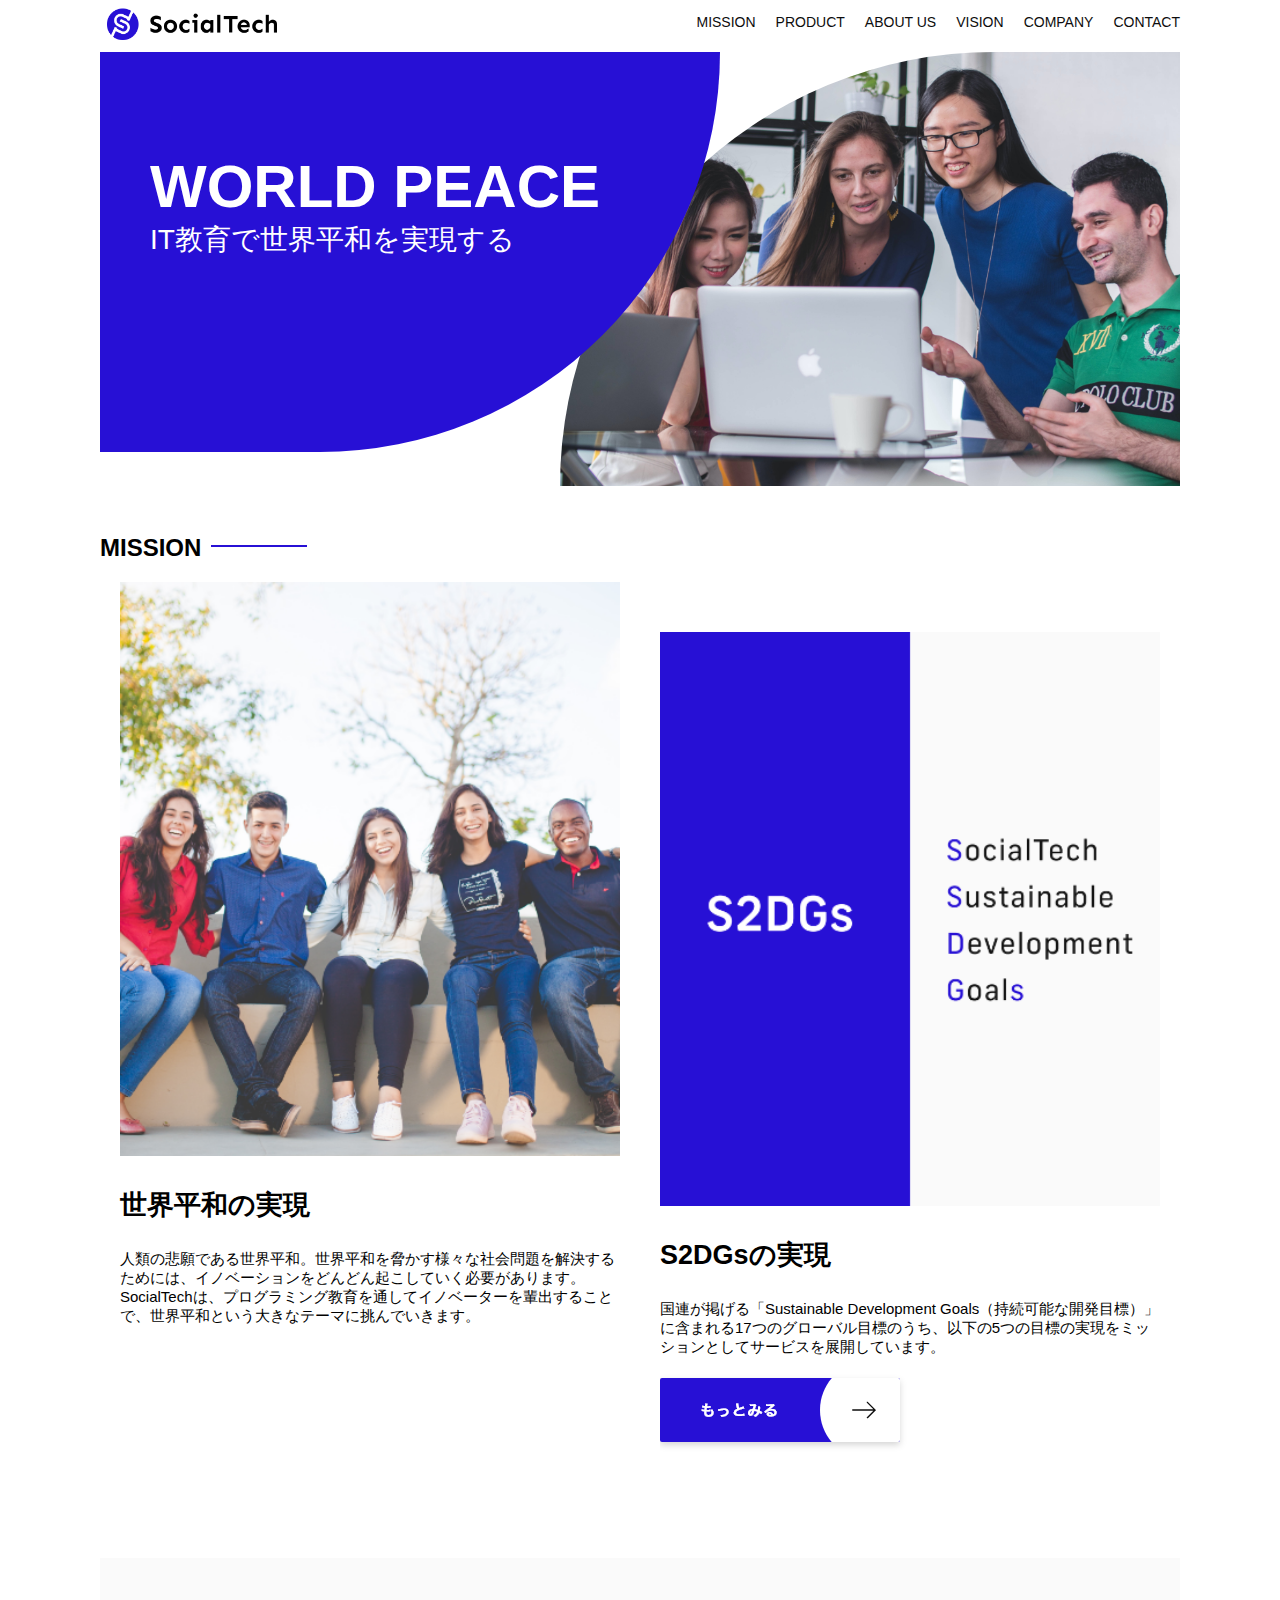
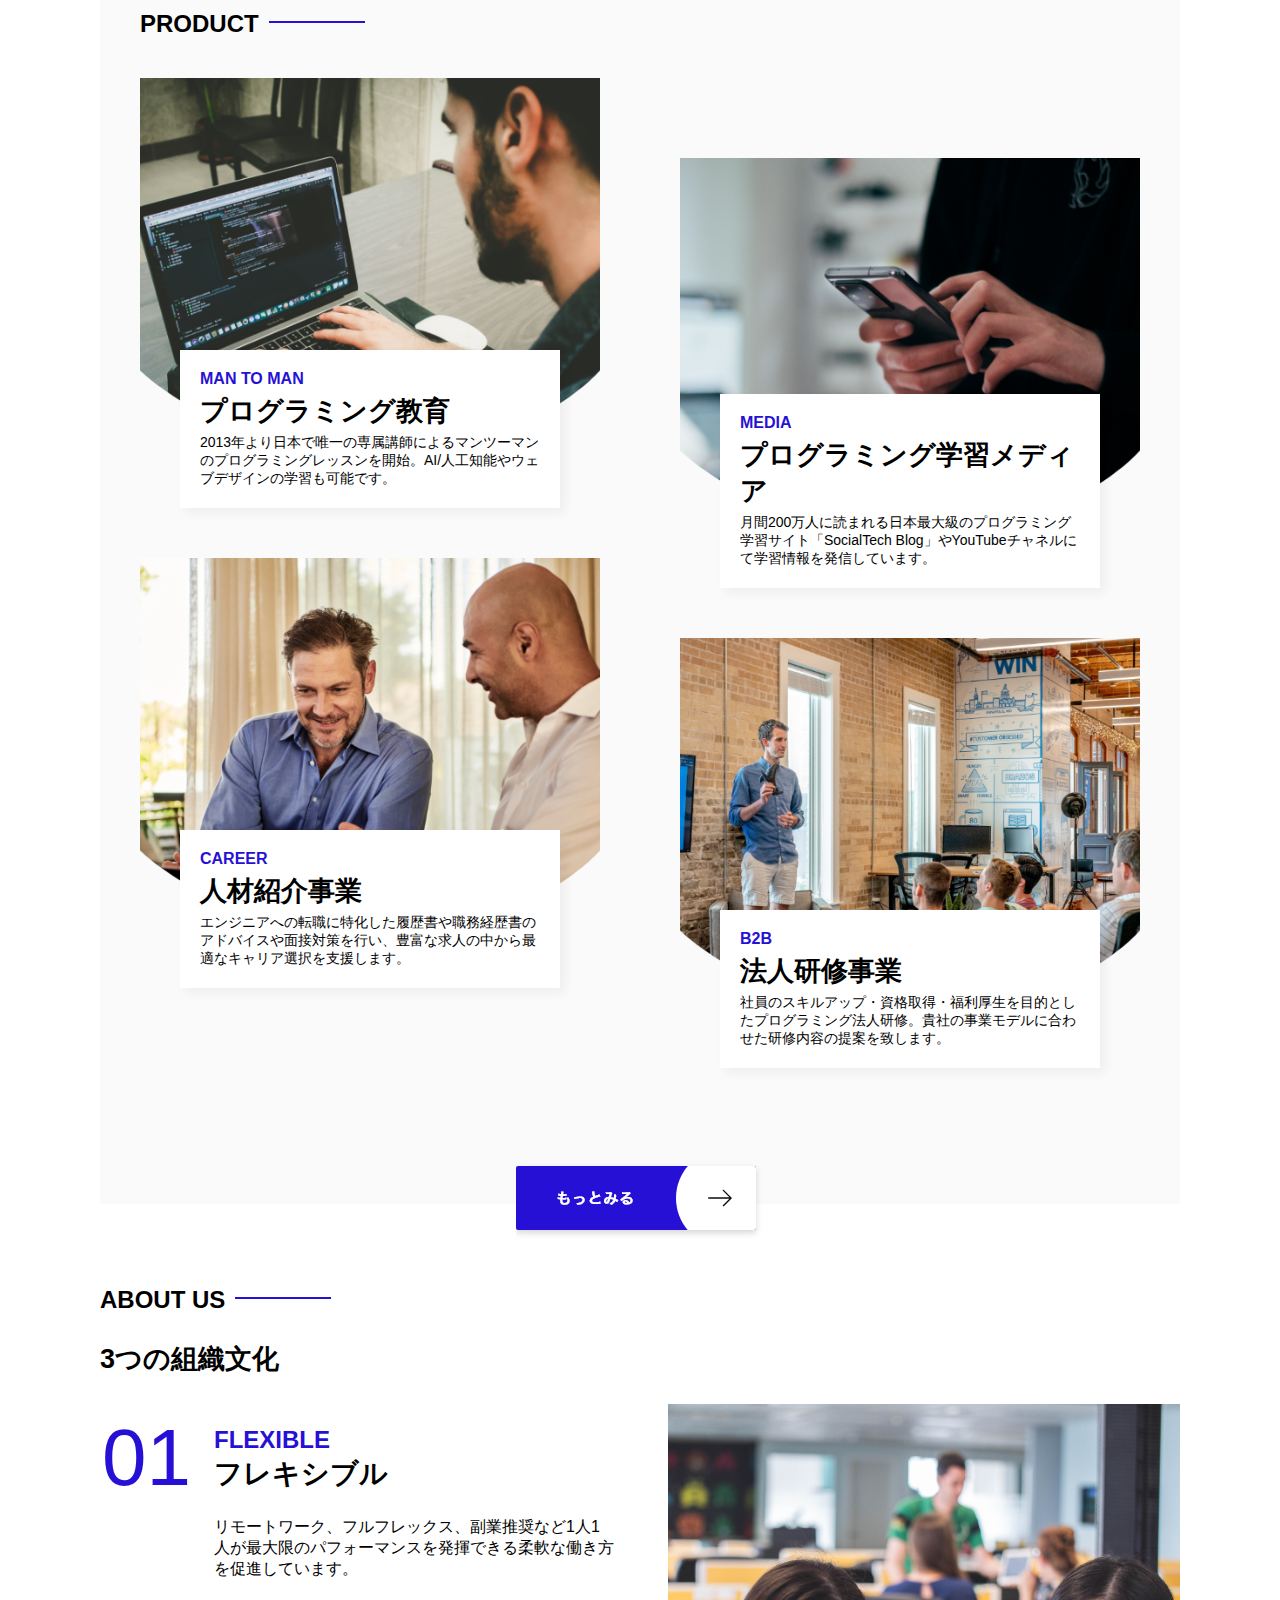
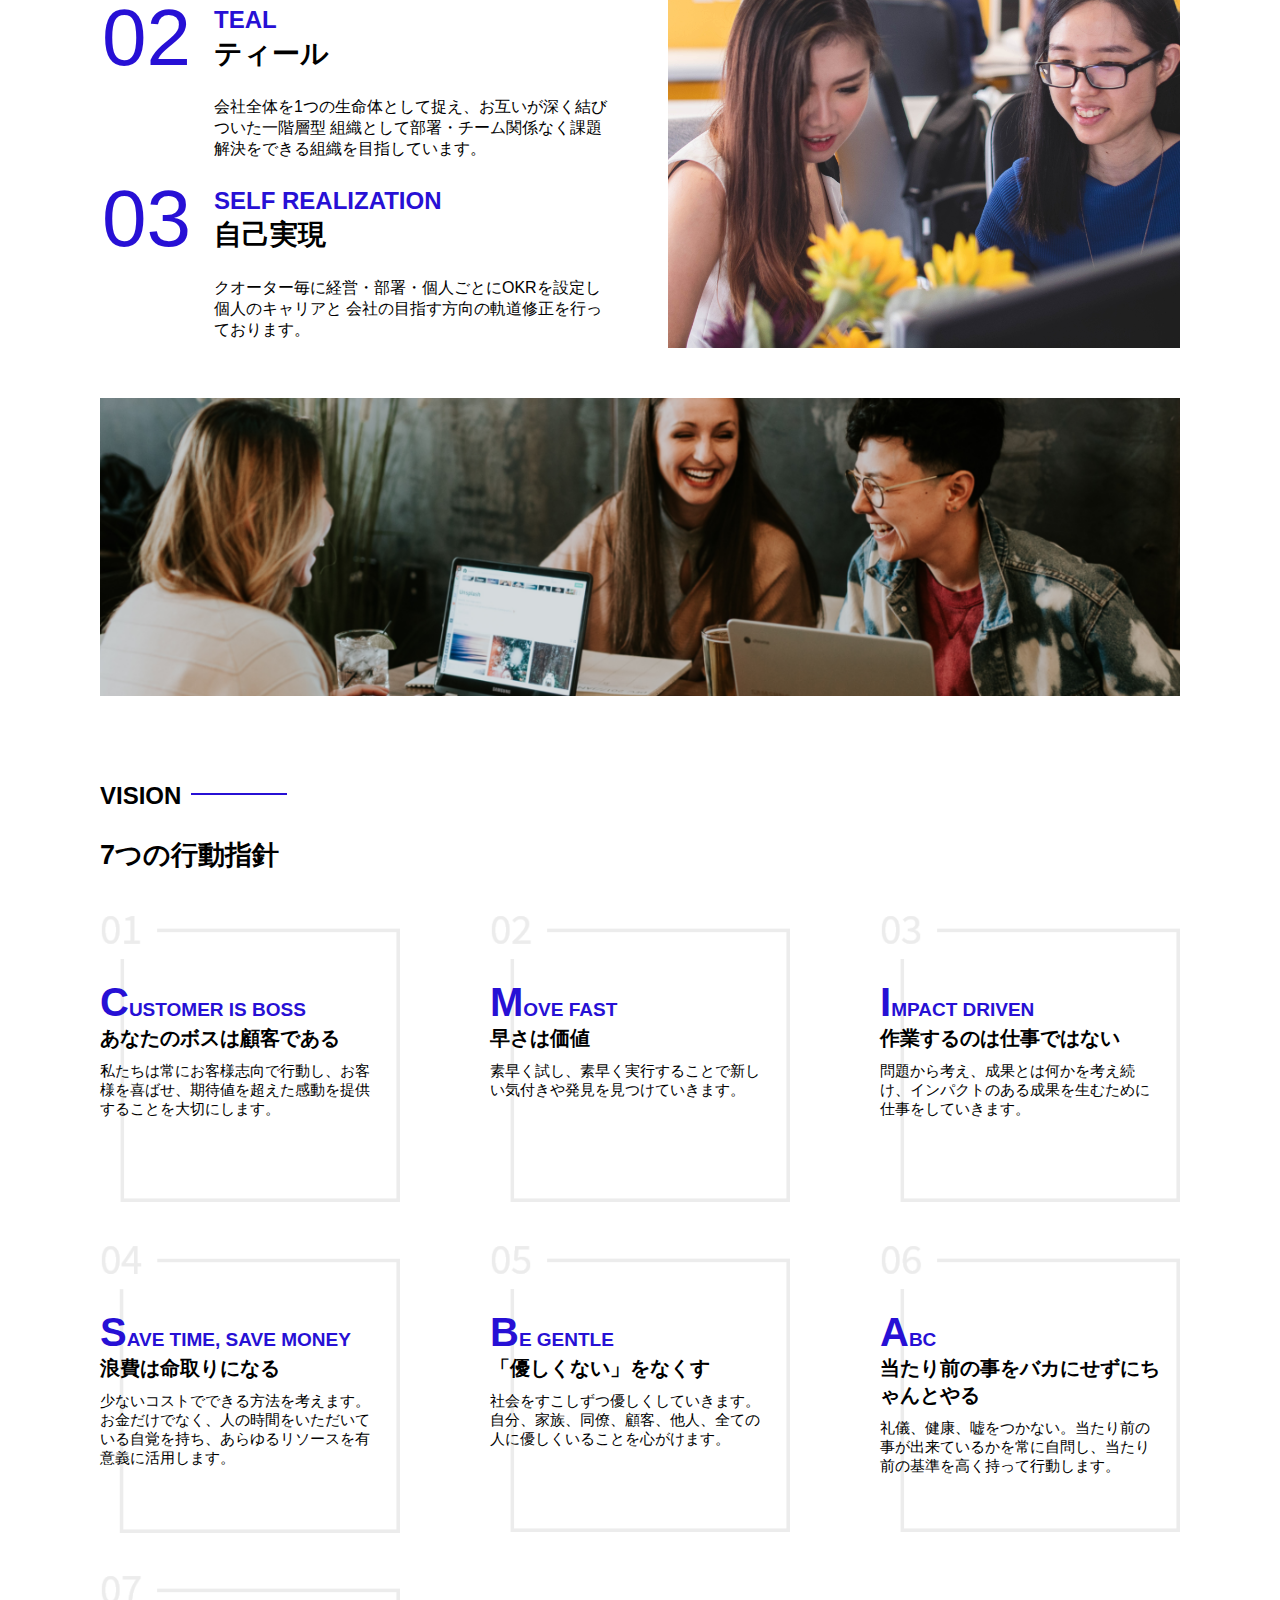
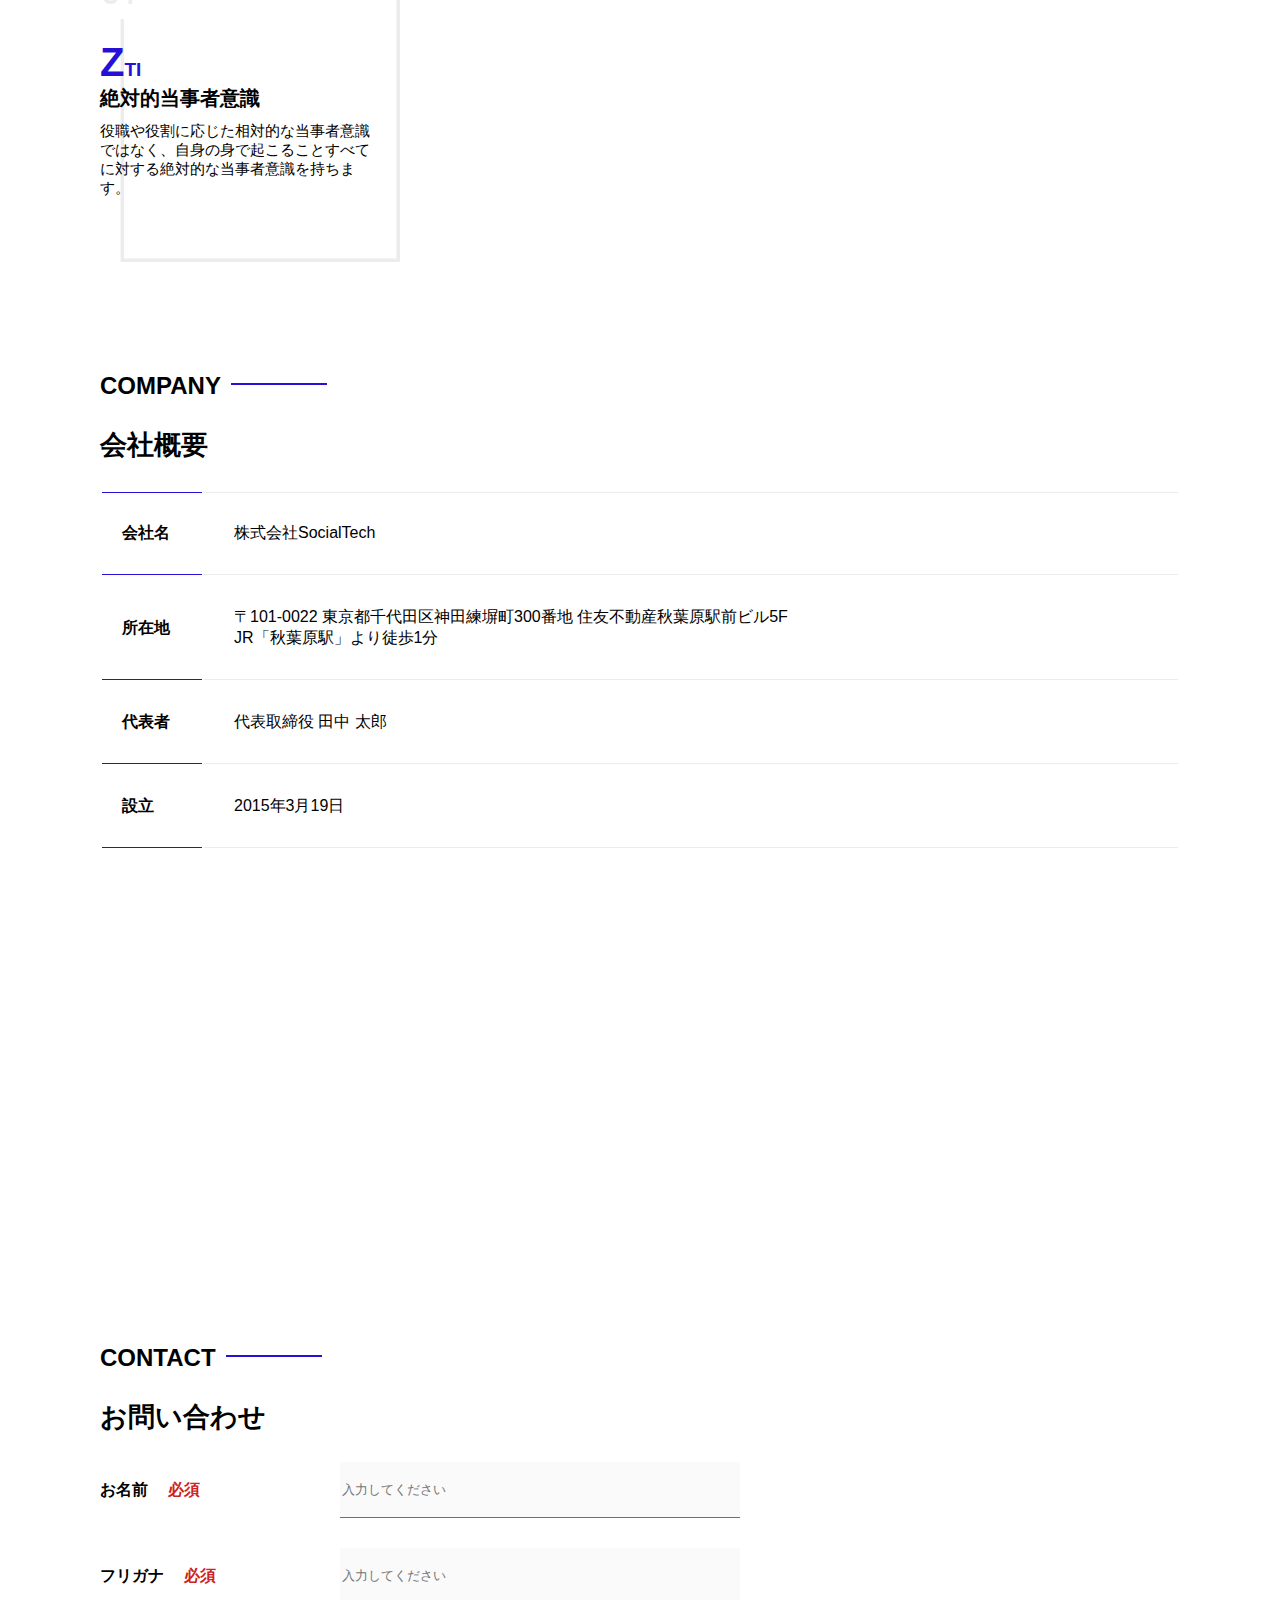
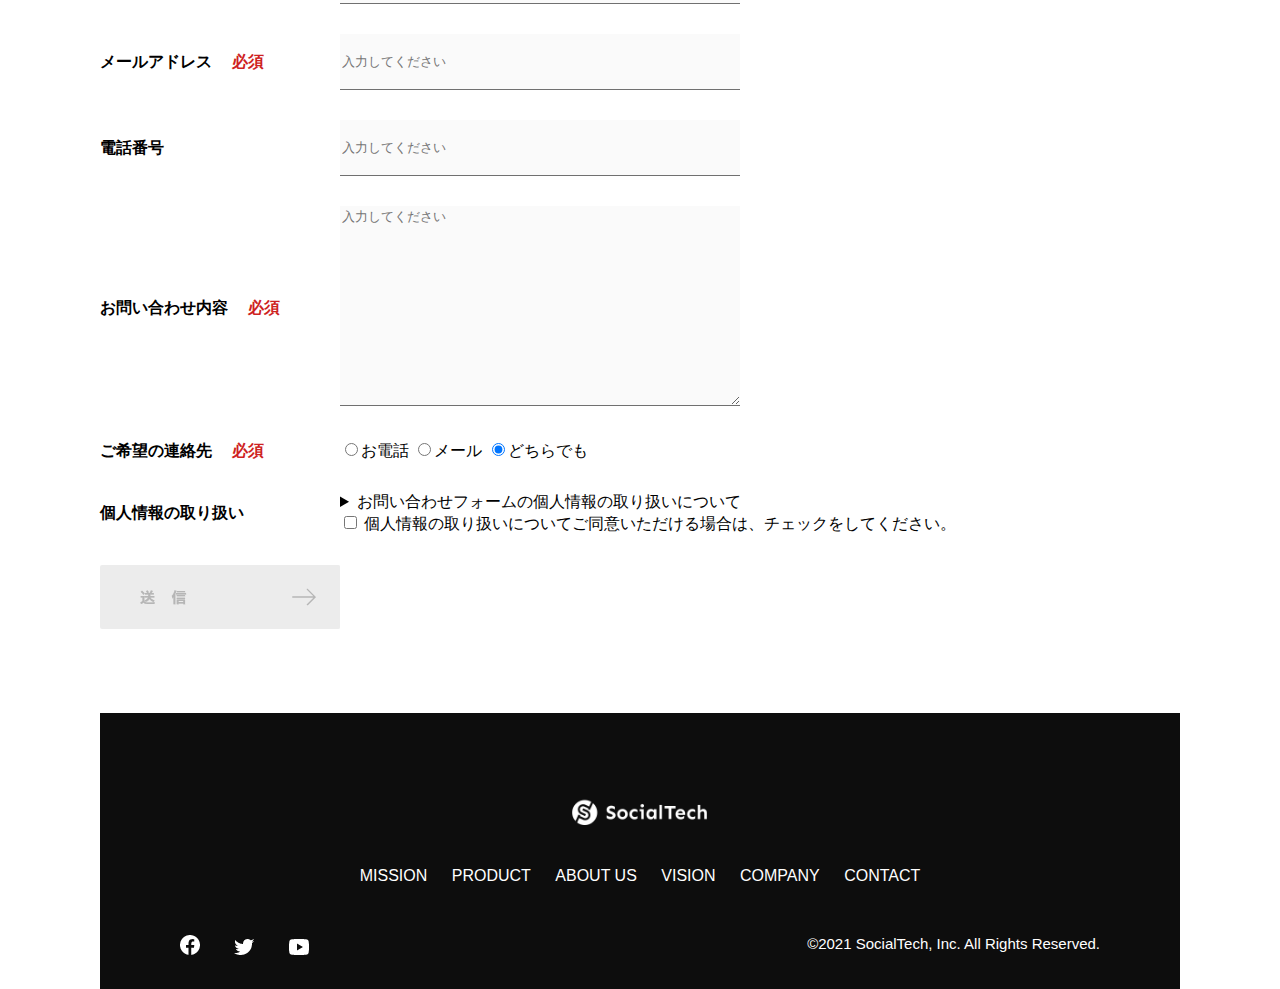
<file: index.html>
<!DOCTYPE html>
<html>
<head>
  <title>SocialTech</title>
  <meta charset="UTF-8">
  <meta name="description" content="SocialTechはEdTech業界のリーディングカンパニーを目指します。">
  <meta name="viewport" content="width=device-width, initial-scale=1.0">
  <link rel="stylesheet" href="style.css">
</head>
<body>
  <!--ヘッダー-->

  <header>
    <!--ロゴ-->
    <a href="index.html" id="logo"> <img src="images/logo.png" alt="トップページに戻る"></a>

    <!--PC用ナビゲーション-->
    <nav id="nav-pc">
      <ul>
        <li><a href="mission.html">MISSION</a></li>
        <li><a href="product.html">PRODUCT</a></li>
        <li><a href="index.html#aboutus">ABOUT US</a></li>
        <li><a href="index.html#vision">VISION</a></li>
        <li><a href="index.html#company">COMPANY</a></li>
        <li><a href="index.html#contact">CONTACT</a></li>
      </ul>
    </nav>
    <!--スマホ用メニューボタン-->
    <button id="menu-sp" onclick="document.getElementById('nav-sp').style.display = 'block'">
      <img src="images/button-menu.png" alt="ナビゲーションを開く">
    </button>
    <!--スマホ用ナビゲーション-->
    <div id="nav-sp">
      <button id="close" onclick="document.getElementById('nav-sp').style.display = 'none'">
        <img src="images/button-close.png" alt="ナビゲーションを閉じる">
      </button>

      <nav>
        <ul>
          <li>
            <a id="logo-sp" href="index.html" onclick="document.getElementById('nav-sp').style.display = 'none' "><img src="images/logo-sp.png" alt="トップページに戻る"></a>
          </li>
          <li><a class="menu" href="mission.html" onclick="document.getElementById('nav-sp').style.display = 'none'">MISSION</a></li>
          <li><a class="menu" href="product.html" onclick="document.getElementById('nav-sp').style.display = 'none'">PRODUCT</a></li>
          <li><a class="menu" href="index.html#aboutus" onclick="document.getElementById('nav-sp').style.display = 'none'">ABOUT US</a></li>
          <li><a class="menu" href="index.html#vision" onclick="document.getElementById('nav-sp').style.display = 'none'">VISION</a></li>
          <li><a class="menu" href="index.html#company" onclick="document.getElementById('nav-sp').style.display = 'none'">COMPANY</a></li>
          <li><a class="menu" href="index.html#contact" onclick="document.getElementById('nav-sp').style.display = 'none'">CONTACT</a></li>
        </ul>
      </nav>
      <div id="sns">
        <a href="https://www.facebook.com/sejuku2013">
          <img src="images/button-facebook.png" alt="Facebookのリンク">
        </a>
        <a href="https://twitter.com/samuraijuku">
          <img src="images/button-twitter.png" alt="Twitterのリンク">
        </a>
        <a href="https://www.youtube.com/channel/UCCFOQO5aDK0xXam4cUQXT8g">
          <img src="images/button-youtube.png" alt="YouTubeのリンク">
        </a>
      </div>
    </div>
  </header>
  <main>
    <article>
      <!--メインビジュアル-->
      <section id="main-visual">
        <div id="main-message">
          <h1>WORLD PEACE</h1>
          <p>IT教育で世界平和を実現する</p>
        </div>
        <img src="images/index/index-main.png" alt="PCの周りに集まる多国籍の仲間たち">
      </section>
      <!--ミッション-->
      <section id="mission">
        <h2 class="index-h2">MISSION</h2>
        <div id="mission-flex">
          <div>
            <img id="mission-photo" src="images/index/index-mission.png" alt="屋外のベンチで写真を撮影する多国籍の仲間たち">
            <h3>世界平和の実現</h3>
            <p>
              人類の悲願である世界平和。世界平和を脅かす様々な社会問題を解決するためには、イノベーションをどんどん起こしていく必要があります。SocialTechは、プログラミング教育を通してイノベーターを輩出することで、世界平和という大きなテーマに挑んでいきます。
            </p>
          </div>
          <div>
            <img id="s2dgs" src="images/index/s2dgs.png" alt="S2DGs">
            <h3>S2DGsの実現</h3>
            <p>国連が掲げる「Sustainable Development Goals（持続可能な開発目標）」に含まれる17つのグローバル目標のうち、以下の5つの目標の実現をミッションとしてサービスを展開しています。</p>
            <a href="mission.html">
              <img src="images/button-more.png" alt="もっとみる">
            </a>
          </div>
        </div>
      </section>
      <!-- プロダクト -->
      <section id="product">
        <h2 class="index-h2">PRODUCT</h2>
         <div class="product-flex">
          <div id="product-left">
            <div>
              <img class="product-photo" src="images/index/index-mantoman.png" alt="PCでコードを書く男性">
              <div class="product-explain">
                <span>MAN TO MAN</span>
                <h3>プログラミング教育</h3>
                <p>2013年より日本で唯一の専属講師によるマンツーマンのプログラミングレッスンを開始。AI/人工知能やウェブデザインの学習も可能です。</p>
              </div>
            </div>
            <div>
              <img class="product-photo" src="images/index/index-career.png" alt="笑顔で話し合う2人の男性">
              <div class="product-explain">
                <span>CAREER</span>
                <h3>人材紹介事業</h3>
                <p>エンジニアへの転職に特化した履歴書や職務経歴書のアドバイスや面接対策を行い、豊富な求人の中から最適なキャリア選択を支援します。</p>
              </div>
            </div>
          </div>
          <div id="product-right">
            <div>
              <img class="product-photo" src="images/index/index-media.png" alt="スマートフォンを操作する人">
              <div class="product-explain">
                <span>MEDIA</span>
                <h3>プログラミング学習メディア</h3>
                <p>月間200万人に読まれる日本最大級のプログラミング学習サイト「SocialTech Blog」やYouTubeチャネルにて学習情報を発信しています。</p>
              </div>
            </div>
            <div>
              <img class="product-photo" src="images/index/index-b2b.png" alt="講演中の男性とそれを聴く人々">
              <div class="product-explain">
                <span>B2B</span>
                <h3>法人研修事業</h3>
                <p>社員のスキルアップ・資格取得・福利厚生を目的としたプログラミング法人研修。貴社の事業モデルに合わせた研修内容の提案を致します。</p>
              </div>
            </div>
          </div>
        </div>
        <div id="product-more">
          <a href="product.html">
            <img src="images/button-more.png" alt="もっとみる">
          </a>
          </div>
         </div>
       </section>
       <!--ABOUT US-->
       <section id="aboutus">
        <h2 class="index-h2">ABOUT US</h2>
        <h3>3つの組織文化</h3>
        <div>
          <table class="culture-table">
            <tr>
              <td class="culture-num">01</td>
              <th><span class="culture-en">FLEXIBLE</span><br>フレキシブル</th>
            </tr>
            <tr>
              <td>
                <!--空のセル-->
              </td>
              <td class="culture-description">リモートワーク、フルフレックス、副業推奨など1人1人が最大限のパフォーマンスを発揮できる柔軟な働き方を促進しています。</td>
            </tr>
            <tr>
              <td class="culture-num">02</td>
              <th><span class="culture-en">TEAL</span><br>ティール</th>
            </tr>
            <tr>
              <td>
                <!-- 空のセル-->
              </td>
              <td class="culture-description">会社全体を1つの生命体として捉え、お互いが深く結びついた一階層型 組織として部署・チーム関係なく課題解決をできる組織を目指しています。</td>
            </tr>
            <tr>
              <td class="culture-num">03</td>
              <th><span class="culture-en">SELF REALIZATION</span><br>自己実現</th>
            </tr>
            <tr>
              <td>
                <!--空のセル-->
              </td>
              <td class="culture-description">クオーター毎に経営・部署・個人ごとにOKRを設定し個人のキャリアと 会社の目指す方向の軌道修正を行っております。</td>
            </tr>
          </table>
          <img class="culture-img" src="images/index/index-aboutus1.png" alt="笑顔で話し合う2人女性">
        </div>
        <img class="culture-img2" src="images/index/index-aboutus2.png" alt="笑顔で話し合う3人の男女">
      </section>
    <!--VISION-->
    <section id="vision">
      <h2 class="index-h2">VISION</h2>
      <h3>7つの行動指針</h3>
      <div>
        <div class="vision-box">
          <img src="images/index/vision-01.png" alt="01">
          <div>
            <h4>CUSTOMER IS BOSS</h4>
            <h5>あなたのボスは顧客である</h5>
            <p>私たちは常にお客様志向で行動し、お客様を喜ばせ、期待値を超えた感動を提供することを大切にします。</p>
          </div>
        </div>
        <div class="vision-box">
          <img src="images/index/vision-02.png" alt="02">
          <div>
            <h4>MOVE FAST</h4>
            <h5>早さは価値</h5>
            <p>素早く試し、素早く実行することで新しい気付きや発見を見つけていきます。</p>
          </div>
        </div>
        <div class="vision-box">
          <img src="images/index/vision-03.png" alt="03">
          <div>
            <h4>IMPACT DRIVEN</h4>
            <h5>作業するのは仕事ではない</h5>
            <p>問題から考え、成果とは何かを考え続け、インパクトのある成果を生むために仕事をしていきます。</p>
          </div>
        </div>
        <div class="vision-box">
          <img src="images/index//vision-04.png" alt="04">
          <div>
            <h4>SAVE TIME, SAVE MONEY</h4>
            <h5>浪費は命取りになる</h5>
            <p>少ないコストでできる方法を考えます。お金だけでなく、人の時間をいただいている自覚を持ち、あらゆるリソースを有意義に活用します。</p>
          </div>
        </div>  
        <div class="vision-box">
          <img src="images/index/vision-05.png" alt="05">
          <div>
            <h4>BE GENTLE</h4>
            <h5>「優しくない」をなくす</h5>
            <p>社会をすこしずつ優しくしていきます。自分、家族、同僚、顧客、他人、全ての人に優しくいることを心がけます。</p>
          </div>
        </div>
        <div class="vision-box">
          <img src="images/index/vision-06.png" alt="06">
          <div>
            <h4>ABC</h4>
            <h5>当たり前の事をバカにせずにちゃんとやる</h5>
            <p>礼儀、健康、嘘をつかない。当たり前の事が出来ているかを常に自問し、当たり前の基準を高く持って行動します。</p>
          </div>
        </div>
        <div class="vision-box">
          <img src="images/index/vision-07.png" alt="07">
          <div>
            <h4>ZTI</h4>
            <h5>絶対的当事者意識</h5>
            <p>役職や役割に応じた相対的な当事者意識ではなく、自身の身で起こることすべてに対する絶対的な当事者意識を持ちます。</p>
          </div>
        </div>
      </div>
    </section>
  <!--COMPANY-->
  <section id="company">
    <h2 class="index-h2">COMPANY</h2>
    <h3>会社概要</h3>
     <table id="company-table">
      <tr>
        <th class="tableheader tableheader-first">会社名</th>
        <td class="cell cell-first">株式会社SocialTech</td>
      </tr>
      <tr>
        <th class="tableheader">所在地</th>
        <td class="cell">〒101-0022 東京都千代田区神田練塀町300番地 住友不動産秋葉原駅前ビル5F<br>JR「秋葉原駅」より徒歩1分</td>
      </tr>
      <tr>
        <th class="tableheader">代表者</th>
        <td class="cell">代表取締役 田中 太郎</td>
      </tr>
      <tr>
        <th class="tableheader">設立</th>
        <td class="cell">2015年3月19日</td>
      </tr>
     </table>
     <iframe 
     src="https://www.google.com/maps/embed?pb=!1m18!1m12!1m3!1d3240.0688551336807!2d139.7720776771055!3d35.69992317258124!2m3!1f0!2f0!3f0!3m2!1i1024!2i768!4f13.1!3m3!1m2!1s0x60188fee13660e23%3A0x77137876edf742ac!2z5L2P5Y-L5LiN5YuV55Sj56eL6JGJ5Y6f6aeF5YmN44OT44Or!5e0!3m2!1sja!2sjp!4v1704858013291!5m2!1sja!2sjp" 
     style="border: 0" allowfullscreen="" loading="lazy">
     </iframe>   
  </section>
  <!--お問い合わせフォーム-->
  <section id="contact">
    <h2 class="index-h2">CONTACT</h2>
    <h3>お問い合わせ</h3>
    <form>
      <div>
        <div class="contact-heading">
          <label class="contact-label">お名前<span class="contact-span">必須</span></label>
        </div>
        <div>
          <input type="text" name="name" placeholder="入力してください" class="contact-textbox">
        </div>
      </div>
      <div>
        <div class="contact-heading">
          <label class="contact-label">フリガナ<span class="contact-span">必須</span></label>
        </div>
        <div>
          <input type="text" name="hurigana" placeholder="入力してください" class="contact-textbox">
        </div>
      </div>
      <div>
        <div class="contact-heading">
          <label class="contact-label">メールアドレス<span class="contact-span">必須</span></label>
        </div>
        <div>
          <input type="text" name="email" placeholder="入力してください" class="contact-textbox" >
        </div>
      </div>
      <div>
        <div class="contact-heading">
          <label class="contact-label">電話番号</label>
        </div>
        <div>
          <input type="text" name="tel" placeholder="入力してください" class="contact-textbox">
        </div>
      </div>
      <div>
        <div class="contact-heading">
          <label class="contact-label">お問い合わせ内容<span class="contact-span">必須</span></label>
        </div>
        <div>
          <textarea class="contact-textarea" placeholder="入力してください" name="message"></textarea>
        </div>
      </div>
      <div>
        <div class="contact-heading">
          <label class="contact-label">ご希望の連絡先<span class="contact-span">必須</span></label>
        </div>
        <div>
          <input class="radiobutton" type="radio" value="tel" name="contact" checked><label>お電話</label>
          <input class="radiobutton" type="radio" value="mail" name="contact" checked><label>メール</label>
          <input class="radiobutton" type="radio" value="both" name="contact" checked><label>どちらでも</label>
        </div>
      </div>
      <div>
        <div class="contact-heading">
          <label class="contact-label">個人情報の取り扱い</label>
        </div>
        <div>
          <details>
            <summary>お問い合わせフォームの個人情報の取り扱いについて</summary>
            <div>
              <d1>
                <dt>１．組織の名称又は氏名</dt>
                <dd>株式会社SocialTech</dd>
                <dt>２．個人情報保護管理者（若しくはその代理人）の氏名又は職名、所属及び連絡先</dt>
                <dd>
                  <p>鈴木 一郎 コーポレート部</p>
                  <p>メールアドレス：samurai@example.com</p>
                  <p>TEL：03-1234-5678</p>
                </dd>
                <dt>３．個人情報の利用目的</dt>
                <dd>
                  <ul>
                    <li>本サービス及び本サービスに関連する情報の提供又はそれらに関する連絡のため</li>
                    <li>ユーザーの本人確認のため</li>
                    <li>当社サービスのご案内のため</li>
                    <li>当社の商品等の広告または宣伝（電子メールによるものを含むものとします。）</li>
                  </ul>
                </dd>
                <dt>４．個人情報の取り扱い業務の委託</dt>
                <dd>個人情報の取扱業務の全部または一部を外部に業務委託する場合があります。その際、弊社は、個人情報を適切に保護できる管理体制を敷き実行していることを条件として委託先を厳選したうえで、機密保持契約を委託先と締結し、お客様の個人情報を厳密に管理させます。</dd>
                <dt>５．個人情報の開示等の請求</dt>
                <dd>
                  お客様は、弊社に対してご自身の個人情報の開示等（利用目的の通知、開示、内容の訂正・追加・削除、利用の停止または消去、第三者への提供の停止）に関して、当社問合わせ窓口に申し出ることができます。<br>
                  その際、弊社はお客様ご本人を確認させていただいたうえで、合理的な期間内に対応いたします。<br>
                  なお、個人情報に関する弊社問合わせ先は、次の通りです。
                </dd>
                <dd>
                  <p>株式会社SocialTech　個人情報問合せ窓口</p>
                  <p>〒150-0043　東京都千代田区神田練塀町300番地 住友不動産秋葉原駅前ビル5F</p>
                  <p>メールアドレス：samurai@example.com　TEL：03-1234-5678</p>
                </dd>

                <dt>６．個人情報を提供されることの任意性について</dt>
                <dd>お客様がご自身の個人情報を弊社に提供されるか否かは、お客様のご判断によりますが、もしご提供されない場合には、適切なサービスが提供できない場合がありますので予めご了承ください。</dd>
              </d1>
            </div>
          </details>
          <input type="checkbox" name="agree">
          <span>個人情報の取り扱いについてご同意いただける場合は、チェックをしてください。</span>
        </div>
      </div>
       <input type="image" src="images/button-submit.png" alt="送信する">
    </form>
  </section>
    </article>
  </main>

  <footer>
    <div id="footer-logo">
      <img src="images/logo-sp.png" alt="SocialTech">
    </div>
    <div id="footer-link">
      <a href="mission.html">MISSION</a>
      <a href="product.html">PRODUCT</a>
      <a href="index.html#aboutus">ABOUT US</a>
      <a href="index.html#vision">VISION</a>
      <a href="index.html#company">COMPANY</a>
      <a href="index.html#CONTACT">CONTACT</a>
    </div>
    <div id="sns-footer">
      <div class="sns-btns">
        <a href="https://www.facebook.com/sejuku2013"><img src="images/button-facebook.png" alt="Facebookのリンク"></a>
        <a href="https://twitter.com/samuraijuku"><img src="images/button-twitter.png" alt="Twitterのリンク"></a>
        <a href="https://www.youtube.com/channel/UCCFOQO5aDK0xXam4cUQXT8g"><img src="images/button-youtube.png" alt="YouTubeのリンク"></a>
      </div>
      <p id="copyright">&copy;2021 SocialTech, Inc. All Rights Reserved.</p>
    </div>
  </footer>
</body>

</html>
</file>
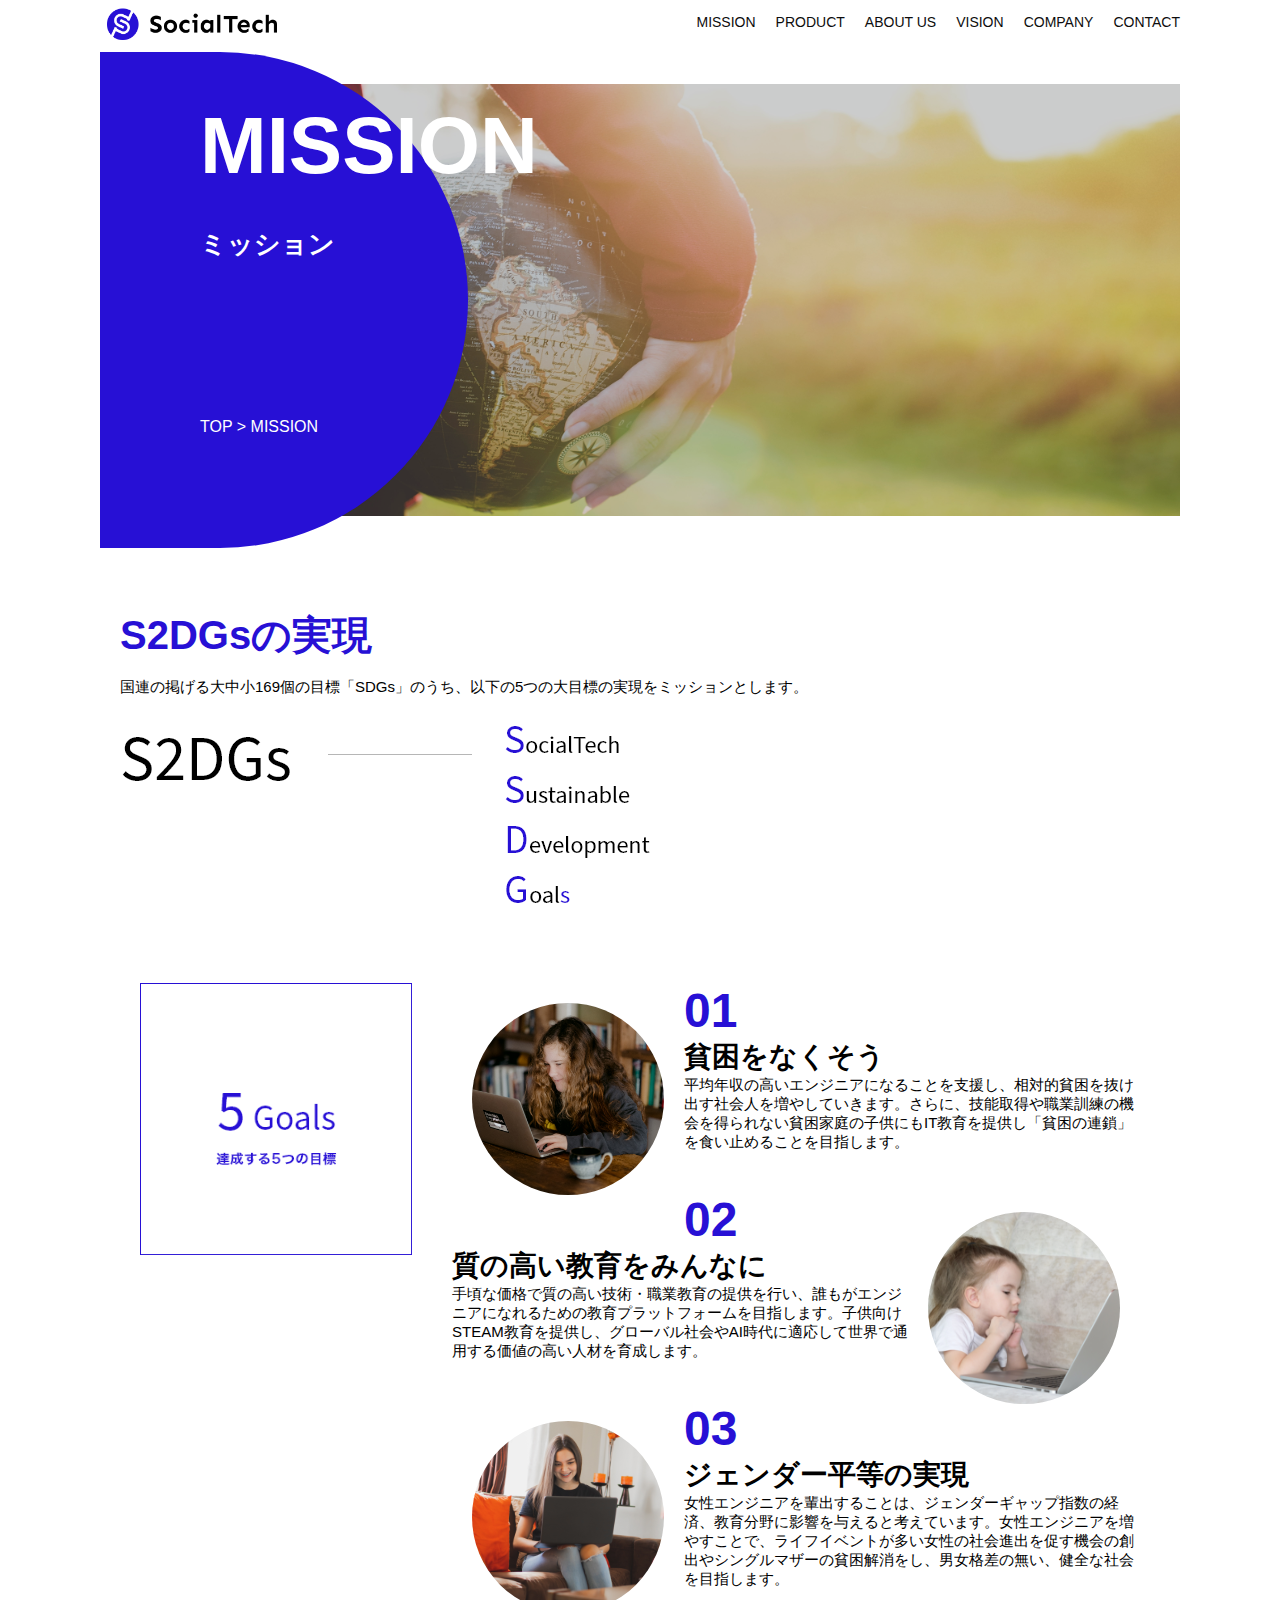
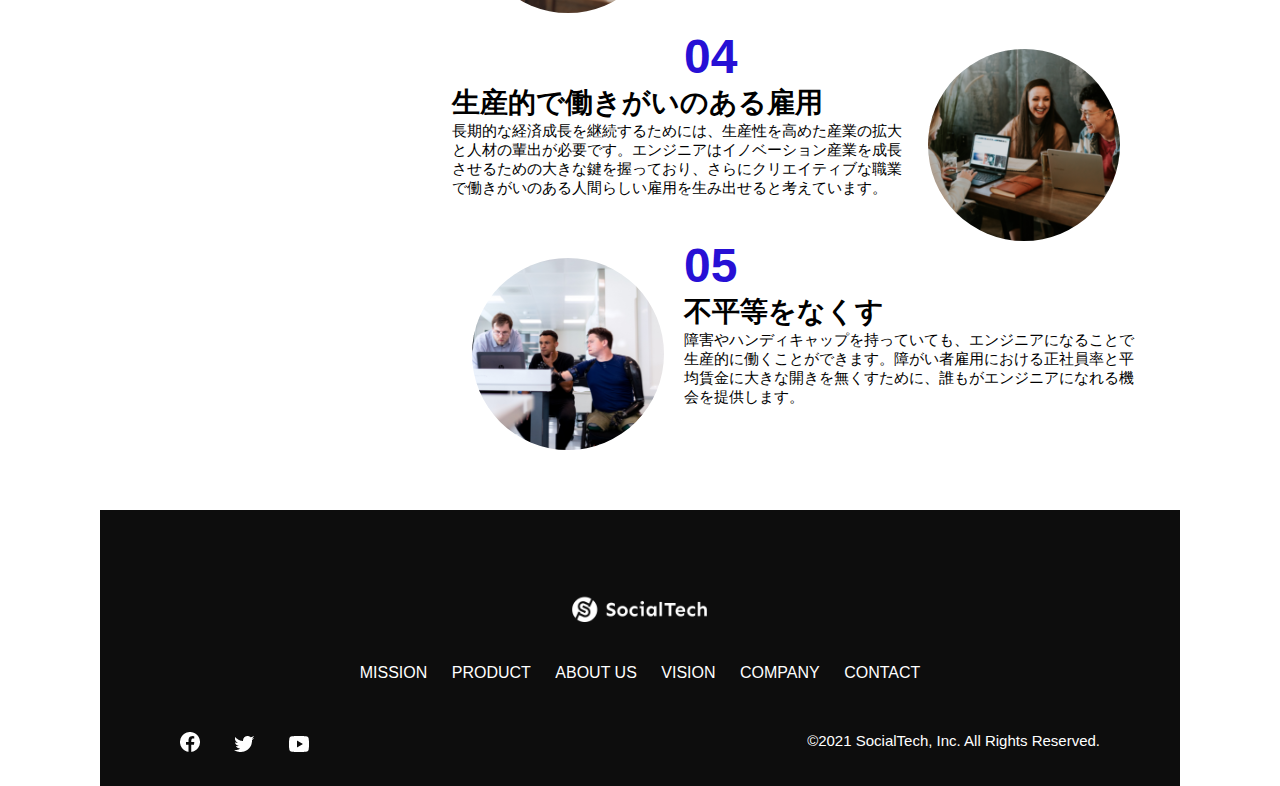
<file: mission.html>
<!DOCTYPE html>
<html>
  <head>
    <title>SocialTech - MISSION ミッション -</title>
    <meta charset="UTF-8">
    <meta name="description" content="SocialTechが目指す5つの目標（S2DGs）を紹介します">
    <meta name="viewport" content="width=device-width, initial-scale=1.0">
    <link rel="stylesheet" href="style.css">
  </head>

  <body>
    <!--ヘッダー-->
    <header>
      <!--ロゴ-->
      <a href="index.html" id="logo">
        <img src="images/logo.png" alt="トップページに戻る">
      </a>

      <!--PC用ナビゲーション-->
      <nav id="nav-pc">
        <ul>
          <li><a href="mission.html">MISSION</a></li>
          <li><a href="product.html">PRODUCT</a></li>
          <li><a href="index.html#aboutus">ABOUT US</a></li>
          <li><a href="index.html#vision">VISION</a></li>
          <li><a href="index.html#company">COMPANY</a></li>
          <li><a href="index.html#contact">CONTACT</a></li>
        </ul>
      </nav>

      <!--スマホ用メニューボタン-->
      <button id="menu-sp" onclick="document.getElementById('nav-sp').style.display = 'block'">
        <img src="images/button-menu.png" alt="ナビゲーションを開く">
      </button>

      <!-- スマホ用ナビゲーション -->
      <div id="nav-sp">
        <button id="close" onclick="document.getElementById('nav-sp').style.display = 'none'">
          <img src="images/button-close.png" alt="ナビゲーションを閉じる">
        </button>

        <nav>
          <ul>
            <li>
              <a id="logo-sp" href="index.html" onclick="document.getElementById('nav-sp').style.display = 'none' "><img src="images/logo-sp.png" alt="トップページに戻る"></a>
            </li>
            <li><a class="menu" href="mission.html" onclick="document.getElementById('nav-sp').style.display = 'none'">MISSION</a></li>
            <li><a class="menu" href="product.html" onclick="document.getElementById('nav-sp').style.display = 'none'">PRODUCT</a></li>
            <li><a class="menu" href="index.html#aboutus" onclick="document.getElementById('nav-sp').style.display = 'none'">ABOUT US</a></li>
            <li><a class="menu" href="index.html#vision" onclick="document.getElementById('nav-sp').style.display = 'none'">VISION</a></li>
            <li><a class="menu" href="index.html#company" onclick="document.getElementById('nav-sp').style.display = 'none'">COMPANY</a></li>
            <li><a class="menu" href="index.html#contact" onclick="document.getElementById('nav-sp').style.display = 'none'">CONTACT</a></li>
          </ul>
        </nav>
        <div id="sns">
          <a href="https://www.facebook.com/sejuku2013">
            <img src="images/button-facebook.png" alt="Facebookのリンク">
          </a>
          <a href="https://twitter.com/samuraijuku">
            <img src="images/button-twitter.png" alt="Twitterのリンク">
          </a>
          <a href="https://www.youtube.com/channel/UCCFOQO5aDK0xXam4cUQXT8g">
            <img src="images/button-youtube.png" alt="YouTubeのリンク">
          </a>  
        </div>
      </div>  
    </header>

    <main>
      <article>
        <section id="mission-main">
          <div class="mission-main-inner">
            <div id="mission-title">
              <h1>MISSION<br><span>ミッション</span></h1>
              <p>TOP > MISSION</p>
            </div>
          </div>
        </section>

        <section id="mission-s2dgs">
          <h2 class="mission-h2">S2DGsの実現</h2>
          <p>国連の掲げる大中小169個の目標「SDGs」のうち、以下の5つの大目標の実現をミッションとします。</p>
          <img src="images/mission/mission-s2dgs.png" alt="S2DGs">
        </section>

        <section id="mission-five-goals">
          <div class="five-goals-image">
            <img src="images/mission/mission-5goals.png" alt="5Goals">
          </div>
          <div class="five-goals-read">
            <div>
              <img class="fivegoals-image-left" src="images/mission/mission-5goals01.png" alt="PCを操作する女の子">
              <span class="fivegoals-number">01</span>
              <h3 class="fivegoals-h3">貧困をなくそう</h3>
              <p class="fivegoals-p">平均年収の高いエンジニアになることを支援し、相対的貧困を抜け出す社会人を増やしていきます。さらに、技能取得や職業訓練の機会を得られない貧困家庭の子供にもIT教育を提供し「貧困の連鎖」を食い止めることを目指します。</p>
            </div>
            <div>
              <img class="fivegoals-image-right" src="images/mission/mission-5goals02.png" alt="PCを見つめる小さい女の子">
              <span class="fivegoals-number">02</span>
              <h3 class="fivegoals-h3">質の高い教育をみんなに</h3>
              <p class="fivegoals-p">手頃な価格で質の高い技術・職業教育の提供を行い、誰もがエンジニアになれるための教育プラットフォームを目指します。子供向けSTEAM教育を提供し、グローバル社会やAI時代に適応して世界で通用する価値の高い人材を育成します。</p>
            </div>
            <div>
              <img class="fivegoals-image-left" src="images/mission/mission-5goals03.png" alt="PCを操作する女性">
              <span class="fivegoals-number">03</span>
              <h3 class="fivegoals-h3">ジェンダー平等の実現</h3>
              <p class="fivegoals-p">女性エンジニアを輩出することは、ジェンダーギャップ指数の経済、教育分野に影響を与えると考えています。女性エンジニアを増やすことで、ライフイベントが多い女性の社会進出を促す機会の創出やシングルマザーの貧困解消をし、男女格差の無い、健全な社会を目指します。</p>
            </div>
            <div>
              <img class="fivegoals-image-right" src="images/mission/mission-5goals04.png" alt="笑顔で話し合う3人の男女">
              <span class="fivegoals-number">04</span>
              <h3 class="fivegoals-h3">生産的で働きがいのある雇用</h3>
              <p class="fivegoals-p">長期的な経済成長を継続するためには、生産性を高めた産業の拡大と人材の輩出が必要です。エンジニアはイノベーション産業を成長させるための大きな鍵を握っており、さらにクリエイティブな職業で働きがいのある人間らしい雇用を生み出せると考えています。</p>
            </div>
            <div>
              <img class="fivegoals-image-left" src="images/mission/mission-5goals05.png" alt="障害を持つ男性が生き生きと働く様子">
              <span class="fivegoals-number">05</span>
              <h3 class="fivegoals-h3">不平等をなくす</h3>
              <p class="fivegoals-p">障害やハンディキャップを持っていても、エンジニアになることで生産的に働くことができます。障がい者雇用における正社員率と平均賃金に大きな開きを無くすために、誰もがエンジニアになれる機会を提供します。</p>
            </div>
          </div>
        </section>
        
      </article>
    </main>

    <footer>
      <div id="footer-logo">
        <img src="images/logo-sp.png" alt="SocialTech">
      </div>
      <div id="footer-link">
        <a href="mission.html">MISSION</a>
        <a href="product.html">PRODUCT</a>
        <a href="index.html#aboutus">ABOUT US</a>
        <a href="index.html#vision">VISION</a>
        <a href="index.html#company">COMPANY</a>
        <a href="index.html#contact">CONTACT</a>
      </div>
      <div id="sns-footer">
        <div class="sns-btns">
          <a href="https://www.facebook.com/sejuku2013"><img src="images/button-facebook.png" alt="Facebookのリンク"></a>
          <a href="https://twitter.com/samuraijuku"><img src="images/button-twitter.png" alt="Twitterのリンク"></a>
          <a href="https://www.youtube.com/channel/UCCFOQO5aDK0xXam4cUQXT8g"><img src="images/button-youtube.png" alt="YouTubeのリンク"></a>
        </div>
        <p id="copyright">&copy;2021  SocialTech, Inc. All Rights Reserved.</p>
      </div>
    </footer>

  </body>
</html>
</file>
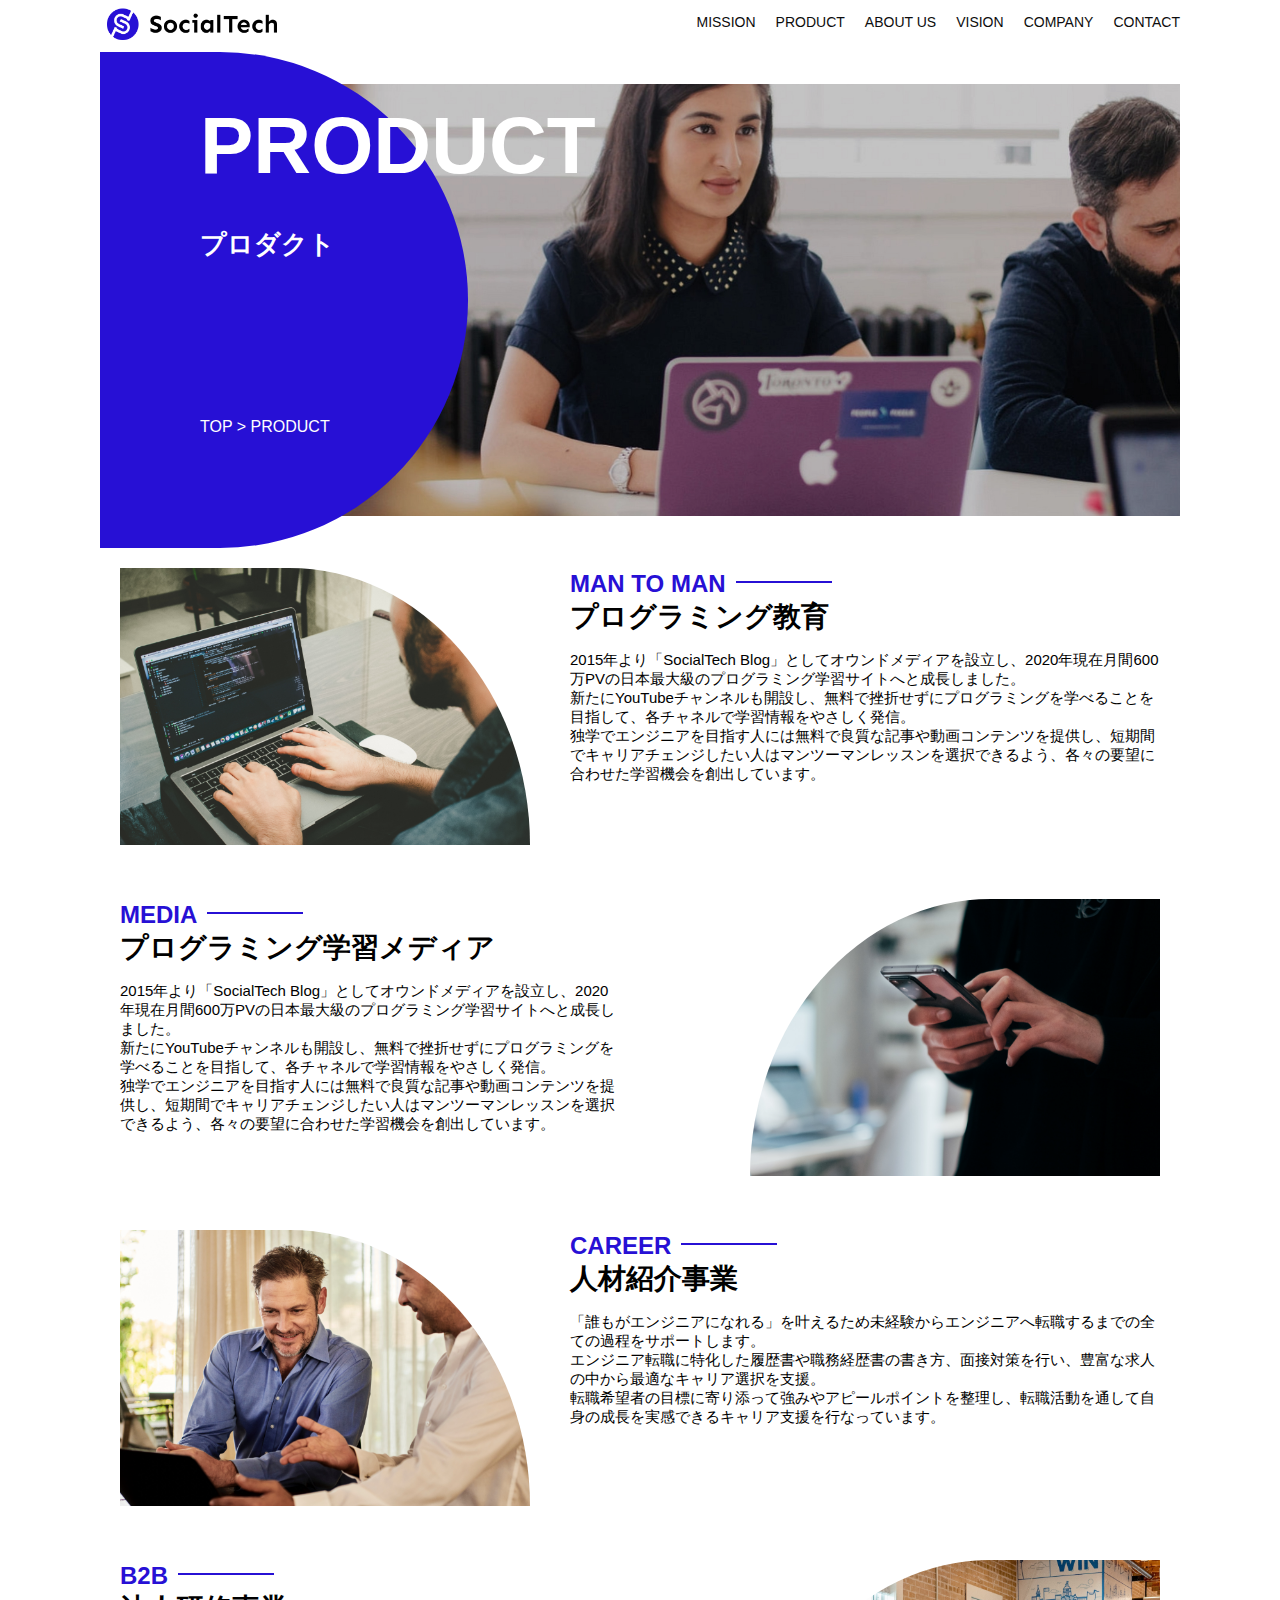
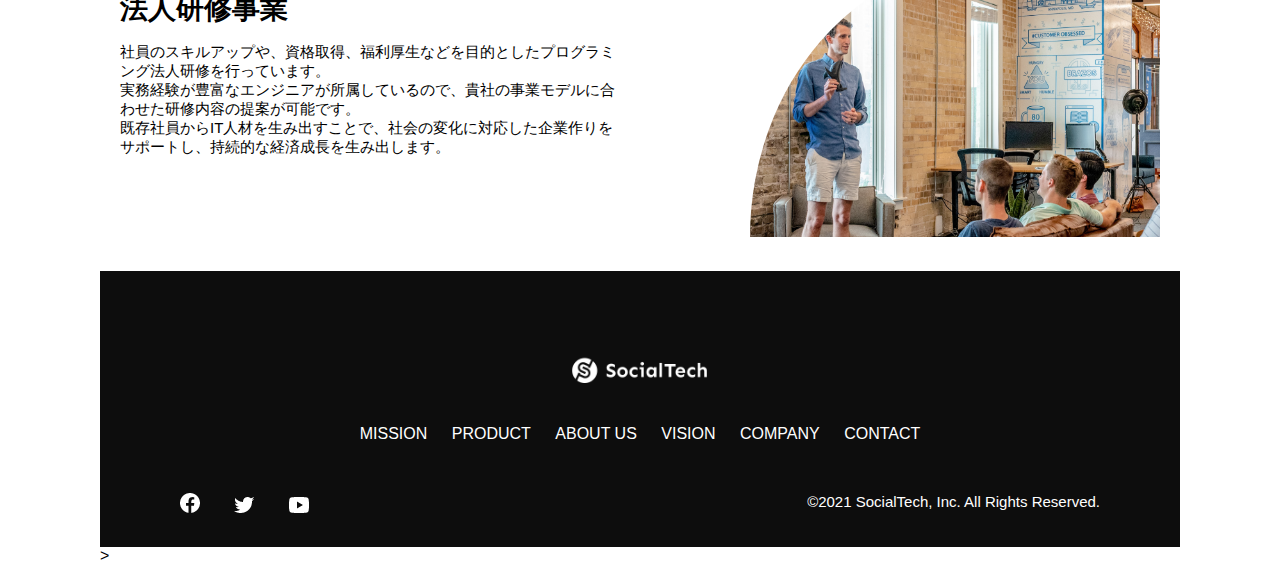
<file: product.html>
<!DOCTYPE html>
<html>
  <head>
    <title>SocialTech -PRODUCT プロダクト-</title>
    <meta charset="UTF-8">
    <meta name="description" content="SocialTechの4つのプロダクトを紹介します">
    <meta name="viewport" content="width=device-width, initial-scale=1.0">
    <link rel="stylesheet" href="style.css">
  </head>

  <body>
    <!--ヘッダー-->
    <header>
      <!--ロゴ-->
      <a href="index.html" id="logo">
        <img src="images/logo.png" alt="トップページに戻る">
      </a>

      <!--PC用ナビゲーション-->
      <nav id="nav-pc">
        <ul>
          <li><a href="mission.html">MISSION</a></li>
          <li><a href="product.html">PRODUCT</a></li>
          <li><a href="index.html#aboutus">ABOUT US</a></li>
          <li><a href="index.html#vision">VISION</a></li>
          <li><a href="index.html#company">COMPANY</a></li>
          <li><a href="index.html#contact">CONTACT</a></li>
        </ul>
      </nav>

      <!--スマホ用メニューボタン-->
      <button id="menu-sp" onclick="document.getElementById('nav-sp').style.display = 'block'">
        <img src="images/button-menu.png" alt="ナビゲーションを開く">
      </button>

      <!-- スマホ用ナビゲーション -->
      <div id="nav-sp">
        <button id="close" onclick="document.getElementById('nav-sp').style.display = 'none'">
          <img src="images/button-close.png" alt="ナビゲーションを閉じる">
        </button>

        <nav>
          <ul>
            <li>
              <a id="logo-sp" href="index.html" onclick="document.getElementById('nav-sp').style.display = 'none' "><img src="images/logo-sp.png" alt="トップページに戻る"></a>
            </li>
            <li><a class="menu" href="mission.html" onclick="document.getElementById('nav-sp').style.display = 'none'">MISSION</a></li>
            <li><a class="menu" href="product.html" onclick="document.getElementById('nav-sp').style.display = 'none'">PRODUCT</a></li>
            <li><a class="menu" href="index.html#aboutus" onclick="document.getElementById('nav-sp').style.display = 'none'">ABOUT US</a></li>
            <li><a class="menu" href="index.html#vision" onclick="document.getElementById('nav-sp').style.display = 'none'">VISION</a></li>
            <li><a class="menu" href="index.html#company" onclick="document.getElementById('nav-sp').style.display = 'none'">COMPANY</a></li>
            <li><a class="menu" href="index.html#contact" onclick="document.getElementById('nav-sp').style.display = 'none'">CONTACT</a></li>
          </ul>
        </nav>
        <div id="sns">
          <a href="https://www.facebook.com/sejuku2013">
            <img src="images/button-facebook.png" alt="Facebookのリンク">
          </a>
          <a href="https://twitter.com/samuraijuku">
            <img src="images/button-twitter.png" alt="Twitterのリンク">
          </a>
          <a href="https://www.youtube.com/channel/UCCFOQO5aDK0xXam4cUQXT8g">
            <img src="images/button-youtube.png" alt="YouTubeのリンク">
          </a>  
        </div>
      </div>  
    </header>

    <main>
      <article>
        <section id="product-main">
          <div class="product-main-inner">
            <div id="product-title">
              <h1>PRODUCT<br><span>プロダクト</span></h1>
              <p>TOP > PRODUCT</p>
            </div>
          </div>
        </section>

        <section class="product-section product-section-left">
          <div class="product-section-img">
            <img src="images/product/product-mantoman.png" alt="PCでコードを書く男性">
          </div>
          <div class="product-read">
            <h2 class="product-h2">MAN TO MAN</h2>
            <h3 class="product-h3">プログラミング教育</h3>
            <p>
              2015年より「SocialTech Blog」としてオウンドメディアを設立し、2020年現在月間600万PVの日本最大級のプログラミング学習サイトへと成長しました。<br>新たにYouTubeチャンネルも開設し、無料で挫折せずにプログラミングを学べることを目指して、各チャネルで学習情報をやさしく発信。<br>独学でエンジニアを目指す人には無料で良質な記事や動画コンテンツを提供し、短期間でキャリアチェンジしたい人はマンツーマンレッスンを選択できるよう、各々の要望に合わせた学習機会を創出しています。
            </p>
          </div>
        </section>

        <section class="product-section product-section-right">
          <div class="product-read">
            <h2 class="product-h2">MEDIA</h2>
            <h3 class="product-h3">プログラミング学習メディア</h3>
            <p>
              2015年より「SocialTech Blog」としてオウンドメディアを設立し、2020年現在月間600万PVの日本最大級のプログラミング学習サイトへと成長しました。<br>新たにYouTubeチャンネルも開設し、無料で挫折せずにプログラミングを学べることを目指して、各チャネルで学習情報をやさしく発信。<br>独学でエンジニアを目指す人には無料で良質な記事や動画コンテンツを提供し、短期間でキャリアチェンジしたい人はマンツーマンレッスンを選択できるよう、各々の要望に合わせた学習機会を創出しています。
            </p>
          </div>
          <div class="product-section-img">
            <img src="images/product/product-media.png" alt="スマートフォンを操作する人">
          </div>
        </section>

        <section class="product-section product-section-left">
          <div class="product-section-img">
            <img src="images/product/product-career.png" alt="笑顔で話し合う2人の男性">
          </div>
          <div class="product-read">
            <h2 class="product-h2">CAREER</h2>
            <h3 class="product-h3">人材紹介事業</h3>
            <p>
              「誰もがエンジニアになれる」を叶えるため未経験からエンジニアへ転職するまでの全ての過程をサポートします。<br>エンジニア転職に特化した履歴書や職務経歴書の書き方、面接対策を行い、豊富な求人の中から最適なキャリア選択を支援。<br>転職希望者の目標に寄り添って強みやアピールポイントを整理し、転職活動を通して自身の成長を実感できるキャリア支援を行なっています。<br>
            </p>
          </div>
        </section>

        <section class="product-section product-section-right">
          <div class="product-read">
            <h2 class="product-h2">B2B</h2>
            <h3 class="product-h3">法人研修事業</h3>
            <p>
              社員のスキルアップや、資格取得、福利厚生などを目的としたプログラミング法人研修を行っています。<br>実務経験が豊富なエンジニアが所属しているので、貴社の事業モデルに合わせた研修内容の提案が可能です。<br>既存社員からIT人材を生み出すことで、社会の変化に対応した企業作りをサポートし、持続的な経済成長を生み出します。
            </p>
          </div>
          <div class="product-section-img">
            <img src="images/product/product-b2b.png" alt="講演中の男性とそれを聴く人々">
          </div>  
        </section>

      </article>
    </main>

    <footer>
      <div id="footer-logo">
        <img src="images/logo-sp.png" alt="SocialTech">
      </div>
      <div id="footer-link">
        <a href="mission.html">MISSION</a>
        <a href="product.html">PRODUCT</a>
        <a href="index.html#aboutus">ABOUT US</a>
        <a href="index.html#vision">VISION</a>
        <a href="index.html#company">COMPANY</a>
        <a href="index.html#contact">CONTACT</a>
      </div>
      <div id="sns-footer">
        <div class="sns-btns">
          <a href="https://www.facebook.com/sejuku2013"><img src="images/button-facebook.png" alt="Facebookのリンク"></a>
          <a href="https://twitter.com/samuraijuku"><img src="images/button-twitter.png" alt="Twitterのリンク"></a>
          <a href="https://www.youtube.com/channel/UCCFOQO5aDK0xXam4cUQXT8g"><img src="images/button-youtube.png" alt="YouTubeのリンク"></a>
        </div>
        <p id="copyright">&copy;2021  SocialTech, Inc. All Rights Reserved.</p>
      </div>
    </footer>

  </body>>  
</html>
</file>
<file: style.css>
/*PC,スマホ共通スタイル*/
* {
  box-sizing: border-box;
}

p {
  font-size: 15px;
}

body {
  max-width: 1080px;
  margin: 0 auto 0 auto;
  font-family: "Source Sans Pro","Hiragino Kaku Gothic ProN", Meiryo,Arial,sans-serif;
}

/*ヘッダー*/
header {
  display: flex;
  justify-content: space-between;
}

/*ナビゲーションのレイアウト*/
#nav-pc {
  font-size: 14px;
}

#nav-pc ul {
  display: flex;
  padding-left: 0;
}

#nav-pc li {
  list-style: none;
}

/*ナビゲーションのリンクの装飾設定*/
#nav-pc a {
  text-decoration: none;
  margin-left: 20px;
  color: #0d0d0d;
}

#nav-pc a:hover {
  text-decoration: underline;
}

/*スマホ用ナビを非表示*/
#nav-sp,
#menu-sp {
  display: none;
}

/*メインビジュアル*/
#main-visual {
  position: relative;
  height: 400px;
}

#main-message {
  position: absolute;
  top: 0;
  left: 0;
  background-color: #2710d5;
  color: #ffffff;
  border-radius: 0 0 476px 0;
  max-width: 620px;
  height: 100%;
  width: 100%;
  z-index: 11;
}

#main-message  h1 {
  font-size: 60px;
  margin: 100px 0 0 50px;
}
#main-message > p {
  font-size: 28px;
  margin: 0 0 0 50px;
}

#main-visual > img {
  max-width: 620px;
  border-radius: 476px 0 0 0;
  position: absolute;
  top: 0;
  right: 0;
  z-index: 10;
}

/*見出し*/
h2 {
  margin: 40px 0 0 0;
}

 h2::after {
  content: url("images/line.png");
  margin-left: 10px;
 }

 h3 {
  font-size: 27px;
 }

 /*ミッション*/
 #mission {
  margin: 80px auto 80px auto;
 }
 
 #mission-flex {
  display: flex;
 }

 #mission-flex > div {
  width: 50%;
  margin: 20px;
 }

 #mission-photo {
  width: 100%;
 }

 #s2dgs {
  margin-top: 50px;
  width: 100%;
 }

/* プロダクト */
#product {
  background-color: #fafafa;
  margin: 80px 0 80px 0;
  padding: 10px 40px 0px 40px;
}

/* 外枠 */
#product .product-flex {
  margin-top: 40px;
  display: flex;
}

/* 左のカラム */
#product-left {
  width: 50%;
  margin-right: 20px;
}

/* 右のカラム */
#product-right {
  width: 50%;
  margin-left: 20px;
  margin-top: 80px;
}

/* 画像＋説明の枠 */
#product-left > div {
  position: relative;
  height: 480px;
  margin-right: 20px;
}

#product-right > div {
  position: relative;
  height: 480px;
  margin-left: 20px;
}

/* 画像 */
.product-photo {
  width: 100%;
}

/* 説明文の枠 */
.product-explain {
  background-color: #ffffff;
  position: absolute;
  left: 0;
  bottom: 50px;
  margin: 0 40px 0 40px;
  padding: 20px;
  box-shadow: 5px 5px 10px rgba(0, 0, 0, 0.05);
}

/* 説明文の英語 */
.product-explain > span {
  color: #2710d5;
  font-weight: bold;
  font-size: 16px;
  margin: 0;
}

/* 説明文の見出し */
.product-explain > h3 {
  margin: 5px 0 5px 0;
}

/* 説明文 */
.product-explain > p {
  font-size: 14px;
  margin: 0;
}

/* もっと見るボタン */
#product-more {
  text-align: center;
}

#product-more a {
  position: relative;
  bottom: -42px;
}

/*ABOUT US*/
#aboutus {
  margin: 80px auto 80px auto;
}

/*3つの組織文化と画像を入れる枠*/
#aboutus > div {
  display: flex;
}

/*画像*/
.culture-img {
  width: 50%;
  align-self: flex-start;
}

.culture-img2 {
  margin-top: 50px;
  width: 100%;
}

/*3つの組織文化の表*/
.culture-table {
  margin-right: 50px;
}

/*番号*/
.culture-num {
  font-size: 80px;
  color: #2710d5;
  padding: 0 20px 0 0;
}

/*見出し*/
.culture-table th {
  text-align: left;
  font-size: 28px;
  font-weight: bold;
}

/*組織文化英語*/
.culture-en {
  color: #2710d5;
  font-size: 24px;
}

/*説明文*/
.culture-description {
  margin: 0;
}

/*ビジョン*/
#vision {
  margin: 80px auto 80px auto;
}

/*セクション内の外枠*/
#vision > div {
  display: flex;
  justify-content: space-between;
  flex-wrap: wrap;
}

/*7つの行動指針の枠*/
.vision-box {
  width: 300px;
  height: 300px;
  margin-bottom: 30px;
  position: relative;
}

.vision-box > img {
  width: 100%;
  position: relative;
  z-index: 30;
}

.vision-box > div {
  position: absolute;
  top: 0;
  left: 0;
  z-index: 31;
  margin-right: 20px;
}

.vision-box > div > h4 {
  color: #2710d5;
  font-size: 19px;
  margin: 80px 0 0 0;
}

.vision-box > div > h4::first-letter {
  font-size: 40px;
}

.vision-box > div > h5 {
  font-size: 20px;
  margin: 0 0 0 0;
}

.vision-box > div > p {
  margin: 10px 0 0 0;
}

/*会社概要*/
#company {
  margin: 80px auto 80px auto;
}

#company-table {
  width: 100%;
}

.tableheader {
  text-align: left;
  padding: 20px;
  border-bottom-color: #2710d5;
  border-bottom-width: 1px;
  border-bottom-style: solid;
  width: 100px;
}

.tableheader-first {
  border-top-color: #2710d5;
  border-top-width: 1px;
  border-top-style: solid;
}

.cell {
  padding: 30px;
  border-bottom-color: #ececec;
  border-bottom-width: 1px;
  border-bottom-style: solid;
}

.cell-first {
  border-top-color: #ececec;
  border-top-width: 1px;
  border-top-style: solid;
}

#company > iframe {
  width: 100%;
  height: 368px;
  margin-top: 40px;
}

/*お問い合わせ*/
#contact {
  margin: 80px auto 80px auto;
}

/*外枠*/
#contact > form > div {
  display: flex;
  flex-direction: row;
  flex-wrap: wrap;
  padding-bottom: 30px;
}

/*左列の見出し*/
.contact-heading {
  width: 240px;
  align-self: center;
}

/*見出しのラベル*/
.contact-label {
  font-weight: bold;
}

/*必須*/
.contact-span {
  color: #ce2222;
  margin: 0 0 0 20px;
  font-weight: bold;
}

/*テキストボックス*/
.contact-textbox {
  border-top: 0px;
  border-left: 0px;
  border-right: 0px;
  border-bottom-width: 1px;
  border-bottom-color: #707070;
  border-style: solid;
  background-color: #fafafa;
  width: 400px;
  height: 56px;
}

/*お問い合わせ内容のテキストエリア*/
.contact-textarea {
  border-top: 0px;
  border-left: 0px;
  border-right: 0px;
  border-bottom-width: 1px;
  border-bottom-color: #707070;
  background-color: #fafafa;
  width: 400px;
  height: 200px;
}

/*個人情報の取り扱い*/
#contact dt {
  font-weight: bold;
}

#contact dd {
  margin: 0 0 16px 0;
}

#contact dd p {
  margin: 0;
}

#contact dd ul {
  padding-left: 0;
}

#contact dd li {
  margin-bottom: 0;
  list-style: none;
}

/*フッター*/
footer {
  background-color: #0d0d0d;
  text-align: center;
  padding: 80px 80px 30px 80px;
}

#footer-logo {
  margin-bottom: 30px;
}

#footer-link {
  margin-bottom: 50px;
}

#footer-link > a {
  text-decoration: none;
  margin: 10px;
  color: #ffffff;
}

#footer-link > a:hover {
  text-decoration: underline;
}

#sns-footer {
  display: flex;
  justify-content: space-between;
  text-align: left;
}

#sns-footer a {
  margin-right: 30px;
}

#copyright {
  color: #ffffff;
  margin: 0;
}

/*mission.html用スタイル*/
/*ミッションのメインビジュアル*/
.mission-main-inner {
  background-image: url(images/mission/mission-main.png);
  background-repeat: no-repeat;
  background-position-y: center;
}

#mission-title {
  background-color: #2710d5;
  width: 368px;
  color: #ffffff;
  height: 496px;
  border-radius: 0 248px 248px 0;
  position: relative;
}

#mission-title h1 {
  position: absolute;
  top: 0;
  left: 100px;
  font-size: 80px;
  line-height: 1;
}

#mission-title h1 span {
  font-size: 26px;
}

#mission-title > p {
  position: absolute;
  top: 350px;
  left: 100px;
  font-size: 16px;
}

/*ミッションページ　S2DGSの設定*/
#mission-s2dgs {
  padding: 20px;
}

.mission-h2 {
  color: #2710d5;
  font-size: 40px;
}

.mission-h2::after {
  content: none;
}

/*ミッションページ　5つのゴールの設定*/
#mission-five-goals {
  padding: 20px;
  display: flex;
}

#mission-five-goals .five-goals-image {
  width: 30%;
  padding: 20px;
}

#mission-five-goals .five-goals-image img {
  width: 100%;
}

#mission-five-goals .five-goals-read {
  width: 70%;
  padding: 20px;
}

#mission-five-goals .five-goals-read > div {
  margin-bottom: 40px;
}

.fivegoals-image-right {
  float: right;
  margin: 20px;
}

.fivegoals-image-left {
  float: left;
  margin: 20px;
}

.fivegoals-number {
  color: #2710d5;
  font-size: 48px;
  font-weight: bold;
  margin: 0;
}

.fivegoals-h3 {
  font-size: 28px;
  margin: 0;
}

.fivegoals-p {
  margin: 0;
}

/*プロダクトページ*/
.product-main-inner {
  background-image: url(images/product/product-main.png);
  background-repeat: no-repeat;
  background-position-y: center;
}

#product-title {
  background-color: #2710d5;
  width: 368px;
  color: #ffffff;
  height: 496px;
  border-radius: 0 248px 248px 0;
  position: relative;
}

#product-title h1 {
  position: absolute;
  top: 0;
  left: 100px;
  font-size: 80px;
  line-height: 1;
}

#product-title h1 span {
  font-size: 26px;
}

#product-title > p {
  position: absolute;
  top: 350px;
  left: 100px;
  font-size: 16px;
}

 /* セクション */
.product-section {
  display: flex;
  padding: 20px 20px 0;
}

.product-section .product-section-img {
  width: 450px;
}

 /* 左が画像のセクション*/
.product-section-left .product-section-img img {
  width: 100%;
  padding: 0 40px 30px 0;
  border-radius: 0 432px 0 0;
}

.product-section-left .product-read {
  width: 50%;
  flex-grow: 1;
}

.product-section-left .product-read p {
  margin-bottom: 0;
}

 /* 右が画像のセクション*/
.product-section-right{
  justify-content: space-between;
}

.product-section-right .product-section-img img {
  width: 100%;
  padding: 0 0 30px 40px;
  border-radius: 432px 0 0 0;
}

.product-section-right .product-read {
  width: 500px;
}

.product-h2 {
  color: #2710d5;
  font-size: 24px;
  margin: 0;
}

.product-h3 {
  font-size: 28px;
  margin: 0;
}

/*=====================
スマートフォン用のスタイル
======================*/
@media screen and (max-width: 767px) {
  /* PC用ナビゲーション非表示*/
  #nav-pc {
    display: none;
  }

  /*ハンバーガーメニュー*/
  #menu-sp {
    display: block;
    background-color: transparent;
    float: right;
    padding: 0;
    border: none;
  }

  /*スマホ用ナビゲーションの表示切替*/
  /*初期状態、レイアウトと非表示設定*/
  #nav-sp {
    background-color: #2710d5;
    position: fixed;
    left: 0;
    top: 0;
    height: 100%;
    width: 100%;
    display: none;
    z-index: 100;
  }

/*×ボタン*/
 #close {
  position: absolute;
  top: 20px;
  right: 20px;
  background-color: transparent;
  border: none;
 }

 #nav-sp nav ul {
  padding-left: 0;
 }

 #nav-sp nav li {
  list-style: none;
 }

/*ナビゲーションメニュー用ロゴ*/
 #logo-sp {
  margin: 80px 0 30px 20px;
 }

/*ナビゲーションのリンクの装飾設定*/
 #nav-sp nav a {
  display: block;
  color: #ffffff;
 }

 #nav-sp nav a:hover {
  text-decoration: underline;
 }

 #nav-sp .menu {
  text-decoration: none;
  margin: 0 20px 0 20px;
  height: 44px;
  font-size: 16px;
  background-image: url("images/arrow.png");
  background-repeat: no-repeat;
  background-position: right top;
 }

 #sns {
  position: absolute;
  bottom: 20px;
  left: 20px;
 }

 #sns > a {
  margin-right: 30px;
 }

/*メインビジュアル*/
 #main-visual {
  position: relative;
  height: 470px;
 }

 #main-visual > div {
  text-align: center;
  height: 280px;
 }

 #main-visual  h1 {
  font-size: 28px;
  margin: 90px 0 0 0;
 }

 #main-visual > div > p {
  margin: 0;
  font-size: 15px;
 }

 #main-visual > img {
  width: 100%;
  border-radius: 476px 0 0 0;
  top: auto;
  bottom: 0;
 }
 /*見出し*/
 h2 {
  margin: 15px 0 15px 0;
 }

 h3 {
  font-size:  24px;
  margin: 10px 0 0 0;
 }

 /*ミッション*/
 #mission {
  margin: 20px 0 20px 0;
  padding: 0 20px 0 20px;
 }

 #mission-flex {
  flex-direction: column;
 }

 #mission-flex > div {
  width: 100%;
  margin: 0;
 }

 /*プロダクト*/
 #product {
  margin: 0;
  padding: 10px 20px 0 20px;
 }

 /*外枠*/
 #product .product-flex {
  flex-direction: column;
  margin-top: 0;
 }

 /*左右のカラム　スマホでは縦並び*/
 #product-left,
 #product-right {
  width: 100%;
  margin: 0;
 }

 /*画像+説明の枠*/
 #product-left > div,
 #product-right > div {
  height: auto;
  margin: 0;
 }

 /*説明文の枠*/
 .product-explain {
  position: relative;
  margin: 0;
 }

 .product-explain > h3 {
  margin: 10px 0 10px 0;
  font-size: 24px;
 }

 /*もっと見るボタン*/
 #product-more {
  text-align: left;
 }

 /*ABOUT US*/
 #aboutus {
  margin: 80px 20px 80px 20px;
 }

 #aboutus > div {
  flex-direction: column;
 }

 .culture-table th {
  font-size: 16px;
 }

 .culture-table {
  margin-right: 0;
  padding-right: 20px;
  order: 2;
 }

 .culture-img {
  width: 100%;
  order: 1;
 }

 .culture-img2{
  margin-top: 0;
 }

 .culture-num {
  padding: 0;
 }

 .culture-description {
  margin: 0;
 }

 /*ビジョン*/
 #vision {
  margin: 80px 20px 80px 20px;
 }

 .vision-box > img {
  position: absolute;
  top: 0;
  left: 0;
 }

 .vision-box > div > h4 {
  margin: 60px 0 0 0;
 }

 /*会社概要*/
 #company {
  margin: 0 20px 0 20px;
 }

 #company > h3 {
  margin-bottom: 20px;
 }

 .tableheader {
  width: 50px;
 }

 .cell {
  padding: 20px;
 }

 #company > iframe {
  height: 240px;
 }

 /*お問い合わせ*/
 #contact {
  margin: 80px 20px 80px 20px;
 }

 #contact > h3 {
  margin-bottom: 20px;
 }

 #contact > form > div {
  flex-direction: column;
  margin-bottom: 20px;
 }

 .contact-heading {
  align-self: auto;
  margin-bottom: 20px;
 }

 .contact-textbox {
  min-width: 300px;
  width: 100%;
 }

 .contact-textarea {
  height: 150px;
  width: 100%;
 }

 .radiobutton {
  margin-bottom: 20px;
 }

 /*フッター*/
 footer {
  padding: 30px 20px 50px 20px;
  text-align: left;
 }

 #footer-link > a {
  margin: 0 20px 30px 0;
  display: block;
  background-image: url(images/arrow.png);
  background-repeat: no-repeat;
  background-position: right top;
 }

 #footer-link > a:hover {
  text-decoration: underline;
 }

 #sns-footer {
  flex-direction: column;
  justify-content: flex-start;
 }

 #copyright {
  font-size: 12px;
  margin-top: 30px;
 }

 /*mission.html用スタイル*/
 /*ミッションのメインビジュアル*/
 #mission-main {
  height: 256px;
  margin-top: 4%;
  position: relative;
 }

 .mission-main-inner {
  height: 80%;
  background-size: cover;
 }

 #mission-title {
  width: 136px;
  height: 256px;
  position: absolute;
  top: -10%;
 }

 #mission-title h1 {
  left: 20px;
  font-size: 40px;
 }

 #mission-title h1 span {
  font-size: 18px;
 }

 #mission-title > p {
  top: 180px;
  left: 20px;
  font-size: 13px;
 }

 .mission-h2 {
  font-size: 38px;
  margin: 0px;
 }

 .mission-h2::after {
  content: none;
 }

 #mission-s2dgs > img {
  width: 100%;
 }

 #mission-five-goals {
  flex-direction: column;
 }

 #mission-five-goals > div {
  padding: 0;
 }

 #mission-five-goals .five-goals-image,
 #mission-five-goals .five-goals-read {
  width: 100%;
  padding: 0;
 }

 #mission-five-goals .five-goals-read > div {
  display: flex;
  flex-direction: column;
 }

 .fivegoals-image-right,
 .fivegoals-image-left {
  align-self: center;
 }

 /*プロダクトページ*/
 #product-main {
  height: 256px;
  margin-top: 4%;
  position: relative;
 }

 .product-main-inner {
  height: 80%;
  background-size: cover;
 }

 #product-title {
  width: 136px;
  height: 256px;
  position: absolute;
  top: -10%;
 }

 #product-title h1 {
  left: 20px;
  font-size: 40px;
 }

 #product-title h1 span {
  font-size: 18px;
 }

 #product-title > p {
  top: 180px;
  left: 20px;
  font-size: 13px;
 }

 /* セクション */
 .product-section {
  flex-direction: column;
 }

 .product-section .product-section-img{
  width: 100%;
 }

 .product-section .product-section-img img {
  width: 100%;
  padding: 0;
 }

 /* 左が画像のセクション*/
 .product-section-left .product-section-img img {
  border-radius: 0 300px 0 0;
 }

 .product-section-left .product-read {
  width: 100%;
  flex-grow: 1;
 }

 /* 右が画像のセクション*/
 .product-section-right .product-section-img img {
  order: 1;
  border-radius: 300px 0 0 0;
 }

 .product-section-right .product-read {
  order: 2;
  width: 100%;
 }
}
</file>
